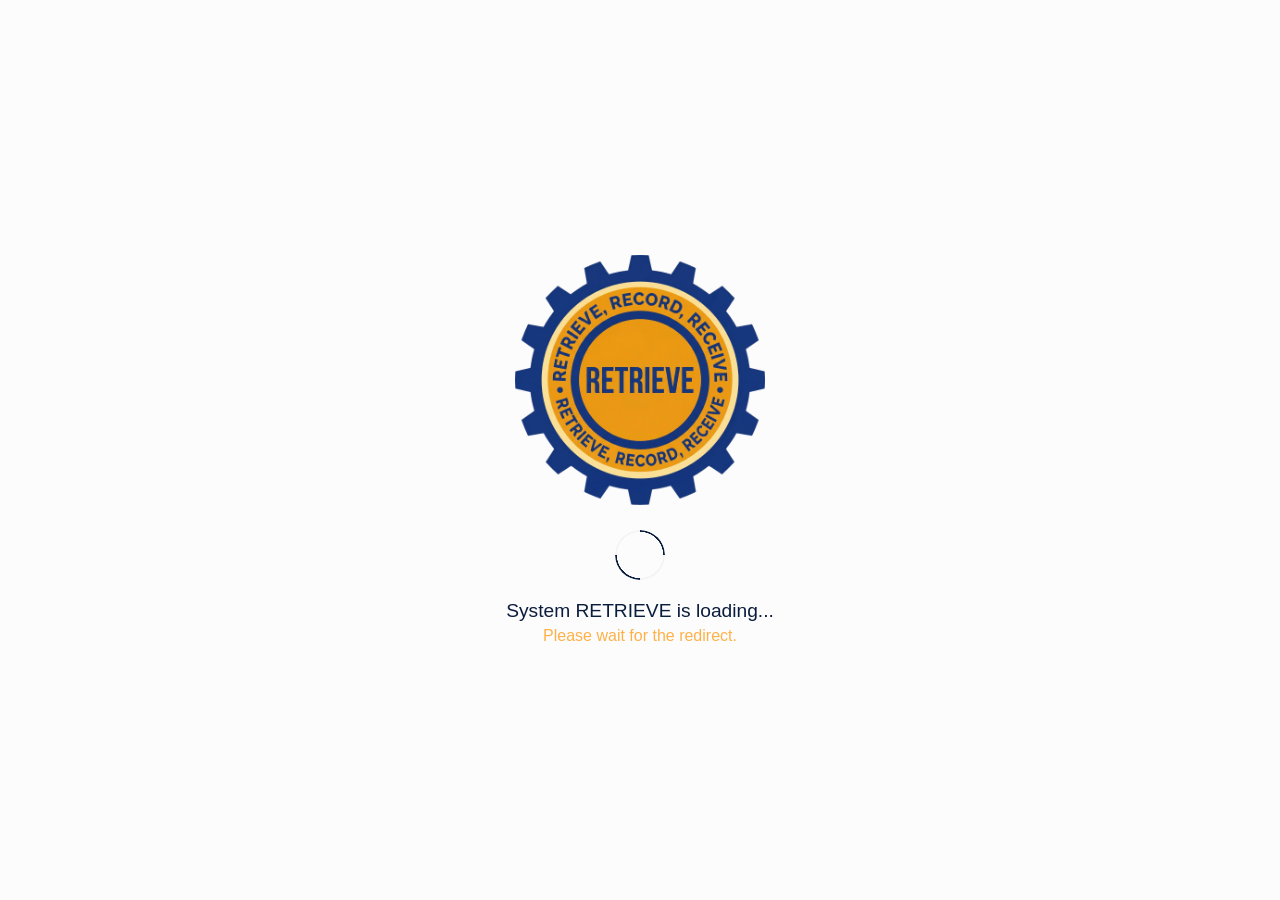
<file: index.html>
<!DOCTYPE html>
<html lang="en">
<head>
    <meta charset="UTF-8">
    <meta name="viewport" content="width=device-width, initial-scale=1.0">
    <title>RETRIEVE - System Loading...</title>
    <style>
        /* Modern, clean aesthetic */
        body, html {
            margin: 0;
            padding: 0;
            width: 100%;
            height: 100%;
            display: flex;
            justify-content: center;
            align-items: center;
            background-color: #fcfcfc; /* A very light, clean off-white */
            font-family: 'Segoe UI', Roboto, 'Helvetica Neue', Arial, sans-serif;
            overflow: hidden;
            color: #0b1d3d; /* The deep blue from the logo */
            opacity: 1;
            transition: opacity 1s ease-out; /* Smooth fade-out before redirect */
        }

        /* The main loading container */
        .loading-container {
            display: flex;
            flex-direction: column;
            align-items: center;
            text-align: center;
            padding: 20px;
            /* Subtly pulse the whole container for a modern feel */
            animation: pulse-container 3s infinite ease-in-out;
        }

        /* Stylizing your Logo */
        .loading-logo {
            width: 250px; /* Modern size for a loading screen */
            height: auto;
            margin-bottom: 25px;
            /* Make the logo subtly glow and expand */
            animation: pulse-logo 3s infinite ease-in-out;
        }

        /* Modern loading spinner with the blue and orange colors */
        .modern-spinner {
            width: 50px;
            height: 50px;
            border-radius: 50%;
            display: inline-block;
            vertical-align: middle;
            background: 
                /* Outer blue ring */
                conic-gradient(#0b1d3d 0deg 90deg, #f3f3f3 90deg 180deg, #0b1d3d 180deg 270deg, #f3f3f3 270deg 360deg),
                /* Inner orange core with a smooth color transition */
                radial-gradient(circle, #ffb84d 0%, #ff9f1c 70%, #0b1d3d 100%);
            mask: radial-gradient(circle, #0000 65%, #000 66%);
            -webkit-mask: radial-gradient(circle, #0000 65%, #000 66%);
            animation: spin 1s infinite linear;
            margin-bottom: 20px;
        }

        /* Clean loading text */
        .loading-text {
            font-size: 1.2rem;
            font-weight: 500;
            margin: 0;
            /* Text subtle pulse */
            animation: pulse-text 3s infinite ease-in-out;
        }

        .loading-subtext {
            font-size: 1rem;
            font-weight: 400;
            margin: 5px 0 0;
            color: #ff9f1c; /* The orange/gold color from the logo */
            opacity: 0.8;
            animation: pulse-text 3s infinite ease-in-out;
        }

        /* Keyframe Animations */
        @keyframes spin {
            100% { transform: rotate(360deg); }
        }

        @keyframes pulse-container {
            0%, 100% { transform: scale(1); }
            50% { transform: scale(1.02); }
        }

        @keyframes pulse-logo {
            0%, 100% { box-shadow: 0 0 10px rgba(11, 29, 61, 0.1); }
            50% { box-shadow: 0 0 25px rgba(255, 159, 28, 0.3); }
        }

        @keyframes pulse-text {
            0%, 100% { opacity: 0.9; }
            50% { opacity: 1; }
        }

        /* Body fade-out trigger class */
        body.fade-out {
            opacity: 0;
        }
    </style>
</head>
<body>
    <div class="loading-container">
        <img src="images/logo.png" alt="RETRIEVE Logo" class="loading-logo">
        
        <div class="modern-spinner"></div>
        <p class="loading-text">System RETRIEVE is loading...</p>
        <p class="loading-subtext">Please wait for the redirect.</p>
    </div>

    <script>
        // Use a timeout to simulate a few seconds of loading.
        const loadingTimeSeconds = 4.5; // Total wait time

        setTimeout(function() {
            // Add the fade-out class to the body for a smooth transition.
            document.body.classList.add('fade-out');
            
            // Wait for the transition to finish before redirecting (1 second).
            setTimeout(function() {
                // Use window.location.replace to prevent users from going back to the load screen.
                window.location.replace('landing.html');
            }, 1000); 

        }, (loadingTimeSeconds - 1) * 1000); // Trigger fade 1 second before total time
    </script>
</body>
</html>
</file>
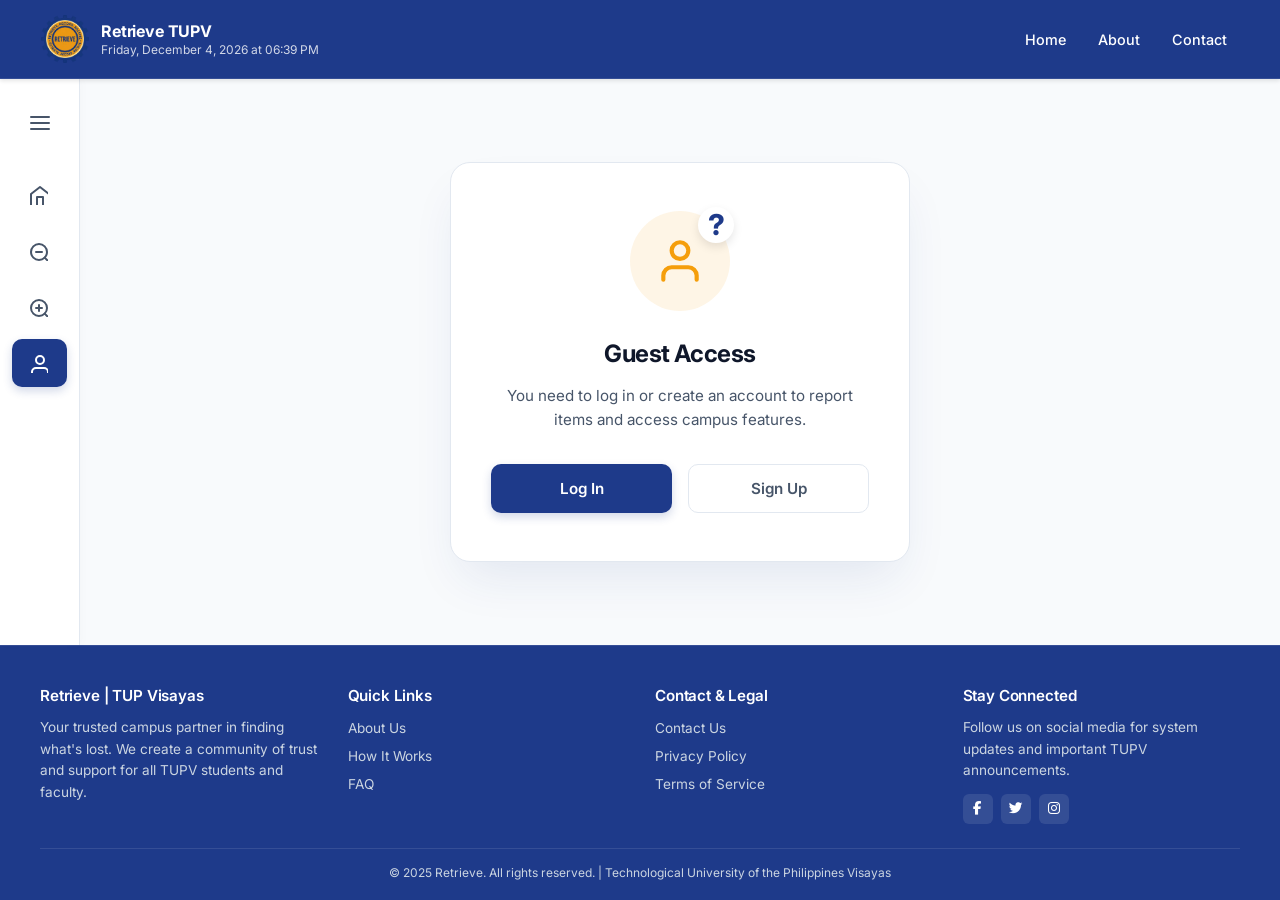
<file: guestprofile.html>
<!DOCTYPE html>
<html lang="en">
<head>
    <meta charset="UTF-8">
    <meta name="viewport" content="width=device-width, initial-scale=1.0">
    <title>RETRIEVE | Guest Mode</title>
    
    <link rel="stylesheet" href="https://cdnjs.cloudflare.com/ajax/libs/font-awesome/6.5.1/css/all.min.css">
    <link href="https://fonts.googleapis.com/css2?family=Inter:wght@400;500;600;700;900&display=swap" rel="stylesheet">
    
    <link rel="stylesheet" href="landing.css"> 
    <link rel="stylesheet" href="header.css">
    <link rel="stylesheet" href="footer.css">
    <link rel="stylesheet" href="homepage.css">
    <link rel="stylesheet" href="guestprofile.css">
</head>
<body>

    <header class="main-header">
        <nav class="main-nav">
            <div class="logoContainer">
                <a href="landing.html" class="logoLink"> 
                    <img src="images/logo.png" alt="TUPV Retrieve Logo" class="logoImg">
                    <div class="headerText">
                        <span class="universityName">Retrieve TUPV</span>
                        <span class="universityMotto" id="current-date-time">Loading date...</span>
                    </div>
                </a>
            </div>
            
            <div class="navigationItems">
                <div class="navItem"><a href="homepage.php">Home</a></div>
                <div class="navItem"><a href="#" id="about-link">About</a></div>
                <div class="navItem"><a href="#" id="contact-link">Contact</a></div>
            </div>
        </nav>
    </header>
    
    <div class="page-wrapper">
        
        <aside class="sidebar collapsed" id="desktop-sidebar">
            <button class="sidebar-toggle" id="sidebar-toggle">
                <svg xmlns="http://www.w3.org/2000/svg" width="24" height="24" viewBox="0 0 24" fill="none" stroke="currentColor" stroke-width="2" stroke-linecap="round" stroke-linejoin="round"><line x1="3" y1="12" x2="21" y2="12"></line><line x1="3" y1="6" x2="21" y2="6"></line><line x1="3" y1="18" x2="21" y2="18"></line></svg>
            </button>
            <nav class="sidebar-nav">
                <a href="homepage.php">
                    <svg xmlns="http://www.w3.org/2000/svg" width="24" height="24" viewBox="0 0 24" fill="none" stroke="currentColor" stroke-width="2" stroke-linecap="round" stroke-linejoin="round" class="sidebar-icon"><path d="m3 9 9-7 9 7v11a2 2 0 0 1-2 2H5a2 2 0 0 1-2-2z"></path><polyline points="9 22 9 12 15 12 15 22"></polyline></svg>
                    <span>Dashboard</span>
                </a>
                <a href="guestprofile.html">
                    <svg xmlns="http://www.w3.org/2000/svg" width="24" height="24" viewBox="0 0 24" fill="none" stroke="currentColor" stroke-width="2" stroke-linecap="round" stroke-linejoin="round" class="sidebar-icon"><circle cx="11" cy="11" r="8"></circle><line x1="21" y1="21" x2="16.65" y2="16.65"></line><line x1="8" y1="11" x2="14" y2="11"></line></svg>
                    <span>Report Lost Item</span>
                </a>
                <a href="guestprofile.html">
                    <svg xmlns="http://www.w3.org/2000/svg" width="24" height="24" viewBox="0 0 24" fill="none" stroke="currentColor" stroke-width="2" stroke-linecap="round" stroke-linejoin="round" class="sidebar-icon"><circle cx="11" cy="11" r="8"></circle><line x1="21" y1="21" x2="16.65" y2="16.65"></line><line x1="11" y1="8" x2="11" y2="14"></line><line x1="8" y1="11" x2="14" y2="11"></line></svg>
                    <span>Report Found Item</span>
                </a>
                <a href="guestprofile.html" class="active">
                    <svg xmlns="http://www.w3.org/2000/svg" width="24" height="24" viewBox="0 0 24" fill="none" stroke="currentColor" stroke-width="2" stroke-linecap="round" stroke-linejoin="round" class="sidebar-icon"><path d="M20 21v-2a4 4 0 0 0-4-4H8a4 4 0 0 0-4 4v2"></path><circle cx="12" cy="7" r="4"></circle></svg>
                    <span>Profile</span>
                </a>
            </nav>
        </aside>

        <div class="app-container" id="app-container">
            
            <nav class="mobile-nav">
                 <a href="guestprofile.html" class="nav-icon" title="Lost Items">
                    <img src="images/reportlost.png" alt="Lost Items">
                </a>
                <a href="guestprofile.html" class="nav-icon" title="Found Items">
                     <img src="images/reportfound.png" alt="Found Items">
                </a>
                <a href="homepage.php" class="nav-icon" title="Home">
                    <img src="images/home.png" alt="Home">
                </a>
                <a href="guestprofile.html" class="nav-icon active" title="Profile">
                    <img src="images/user.png" alt="Profile">
                </a>
            </nav>

            <div class="main-content">
                <div class="guest-container">
                    <div class="guest-card">
                        <div class="guest-icon">
                            <svg xmlns="http://www.w3.org/2000/svg" width="64" height="64" viewBox="0 0 24 24" fill="none" stroke="currentColor" stroke-width="2" stroke-linecap="round" stroke-linejoin="round"><path d="M20 21v-2a4 4 0 0 0-4-4H8a4 4 0 0 0-4 4v2"></path><circle cx="12" cy="7" r="4"></circle></svg>
                            <div class="guest-question-mark">?</div>
                        </div>
                        <h2>Guest Access</h2>
                        <p>You need to log in or create an account to report items and access campus features.</p>
                        <div class="guest-buttons">
                            <a href="login.html" class="guest-btn login">Log In</a>
                            <a href="register.php" class="guest-btn signup">Sign Up</a>
                        </div>
                    </div>
                </div>
            </div>
        </div>
    </div>

    <footer>
        <div class="footer-row">
            <div class="footer-col">
                <h3 class="foot_logo_text">Retrieve | TUP Visayas</h3>
                <p>Your trusted campus partner in finding what's lost. We create a community of trust and support for all TUPV students and faculty.</p>
            </div>
            
            <div class="footer-col">
                <h3>Quick Links</h3>
                <ul>
                    <li><a id="footer-about-link">About Us</a></li>
                    <li><a id="footer-how-it-works-link">How It Works</a></li>
                    <li><a id="footer-faq-link">FAQ</a></li>
                </ul>
            </div>
            
            <div class="footer-col">
                <h3>Contact & Legal</h3>
                <ul>
                    <li><a id="footer-contact-link">Contact Us</a></li>
                    <li><a id="footer-privacy-link">Privacy Policy</a></li>
                    <li><a id="footer-terms-link">Terms of Service</a></li>
                </ul>
            </div>

            <div class="footer-col">
                <h3>Stay Connected</h3>
                <p>Follow us on social media for system updates and important TUPV announcements.</p>
                <div class="social-icons">
                    <a href="https://www.facebook.com/" target="_blank"><i class="fa-brands fa-facebook-f"></i></a>
                    <a href="https://x.com/" target="_blank"><i class="fa-brands fa-twitter"></i></a>
                    <a href="https://www.instagram.com/" target="_blank"><i class="fa-brands fa-instagram"></i></a>
                </div>
            </div>
        </div>
        <hr>
        <p class="copyright">&copy; 2025 Retrieve. All rights reserved. | Technological University of the Philippines Visayas</p>
    </footer>

    <div id="about-modal" class="modal-overlay">
        <div class="modal-content">
            <button class="close-modal">&times;</button>
            <h2>About Retrieve TUPV</h2>
            <p>Retrieve is a modern solution specifically built for the Technological University of the Philippines Visayas campus. Our platform connects people who have lost items with those who have found them, fostering a community of trust.</p>
        </div>
    </div>

    <div id="how-it-works-modal" class="modal-overlay">
        <div class="modal-content">
            <button class="close-modal">&times;</button>
            <h2>How It Works</h2>
            <p>Post details about your lost or found item securely. Our system catalogues the entry, and you can wait for TUPV administrative approval to finalize the match safely and transparently.</p>
        </div>
    </div>

    <div id="faq-modal" class="modal-overlay">
        <div class="modal-content">
            <button class="close-modal">&times;</button>
            <h2>Frequently Asked Questions</h2>
            <div class="faq-item">
                <h4>How do I report an item on campus?</h4>
                <p>Click on the "Report Lost Item" or "Report Found Item" button on your dashboard to securely fill out the necessary details.</p>
            </div>
            <div class="faq-item">
                <h4>What happens after I submit a report?</h4>
                <p>Your report is sent to a TUPV administrator for review. Once verified, it will be visible on the public feed to help facilitate a match.</p>
            </div>
        </div>
    </div>

    <div id="footer-contact-modal" class="modal-overlay">
        <div class="modal-content">
            <button class="close-modal">&times;</button>
            <h2>Contact TUPV Admin</h2>
            <p><strong>Email:</strong> support@retrieve.tupv.edu.ph</p>
            <p><strong>Phone:</strong> +63 994 300 8493</p>
        </div>
    </div>

    <div id="privacy-modal" class="modal-overlay">
        <div class="modal-content">
            <button class="close-modal">&times;</button>
            <h2>Privacy Policy</h2>
            <p>Your privacy is important to us. We only collect personal information when we truly need it to provide a service to you, collecting it by fair and lawful means.</p>
            <p>We do not share any personally identifying information publicly or with third-parties, except when required to by law or to facilitate a secure item return on campus.</p>
        </div>
    </div>

    <div id="terms-modal" class="modal-overlay">
        <div class="modal-content">
            <button class="close-modal">&times;</button>
            <h2>Terms of Service</h2>
            <p>By accessing this website, you are agreeing to be bound by these terms of service and agree that you are responsible for compliance with TUPV rules and local laws.</p>
            <p>You may not use the materials for any commercial purpose, or attempt to reverse engineer any software contained on the platform.</p>
        </div>
    </div>

    <script>
        // Date/Time Script
        function updateDateTime() {
            const dateTimeElement = document.getElementById('current-date-time');
            if(dateTimeElement) {
                const now = new Date();
                const options = { weekday: 'long', year: 'numeric', month: 'long', day: 'numeric', hour: '2-digit', minute: '2-digit' };
                dateTimeElement.textContent = now.toLocaleDateString('en-US', options);
            }
        }
        setInterval(updateDateTime, 1000);
        updateDateTime();

        // Sidebar Toggle Script
        const sidebarToggle = document.getElementById('sidebar-toggle');
        const sidebar = document.getElementById('desktop-sidebar');
        if (sidebarToggle && sidebar) {
            sidebarToggle.addEventListener('click', () => {
                sidebar.classList.toggle('collapsed');
            });
        }

        // Modal Script (Header & Footer)
        const modals = {
            'about-link': 'about-modal',
            'footer-about-link': 'about-modal',
            'footer-how-it-works-link': 'how-it-works-modal',
            'footer-faq-link': 'faq-modal',
            'contact-link': 'footer-contact-modal',
            'footer-contact-link': 'footer-contact-modal',
            'footer-privacy-link': 'privacy-modal',
            'footer-terms-link': 'terms-modal'
        };

        Object.keys(modals).forEach(linkId => {
            const linkElement = document.getElementById(linkId);
            if(linkElement) {
                linkElement.addEventListener('click', (e) => {
                    e.preventDefault();
                    document.getElementById(modals[linkId]).classList.add('show');
                });
            }
        });

        document.querySelectorAll('.close-modal').forEach(button => {
            button.addEventListener('click', function() {
                this.closest('.modal-overlay').classList.remove('show');
            });
        });

        window.addEventListener('click', (event) => {
            if (event.target.classList.contains('modal-overlay')) {
                event.target.classList.remove('show');
            }
        });
    </script>
</body>
</html>
</file>
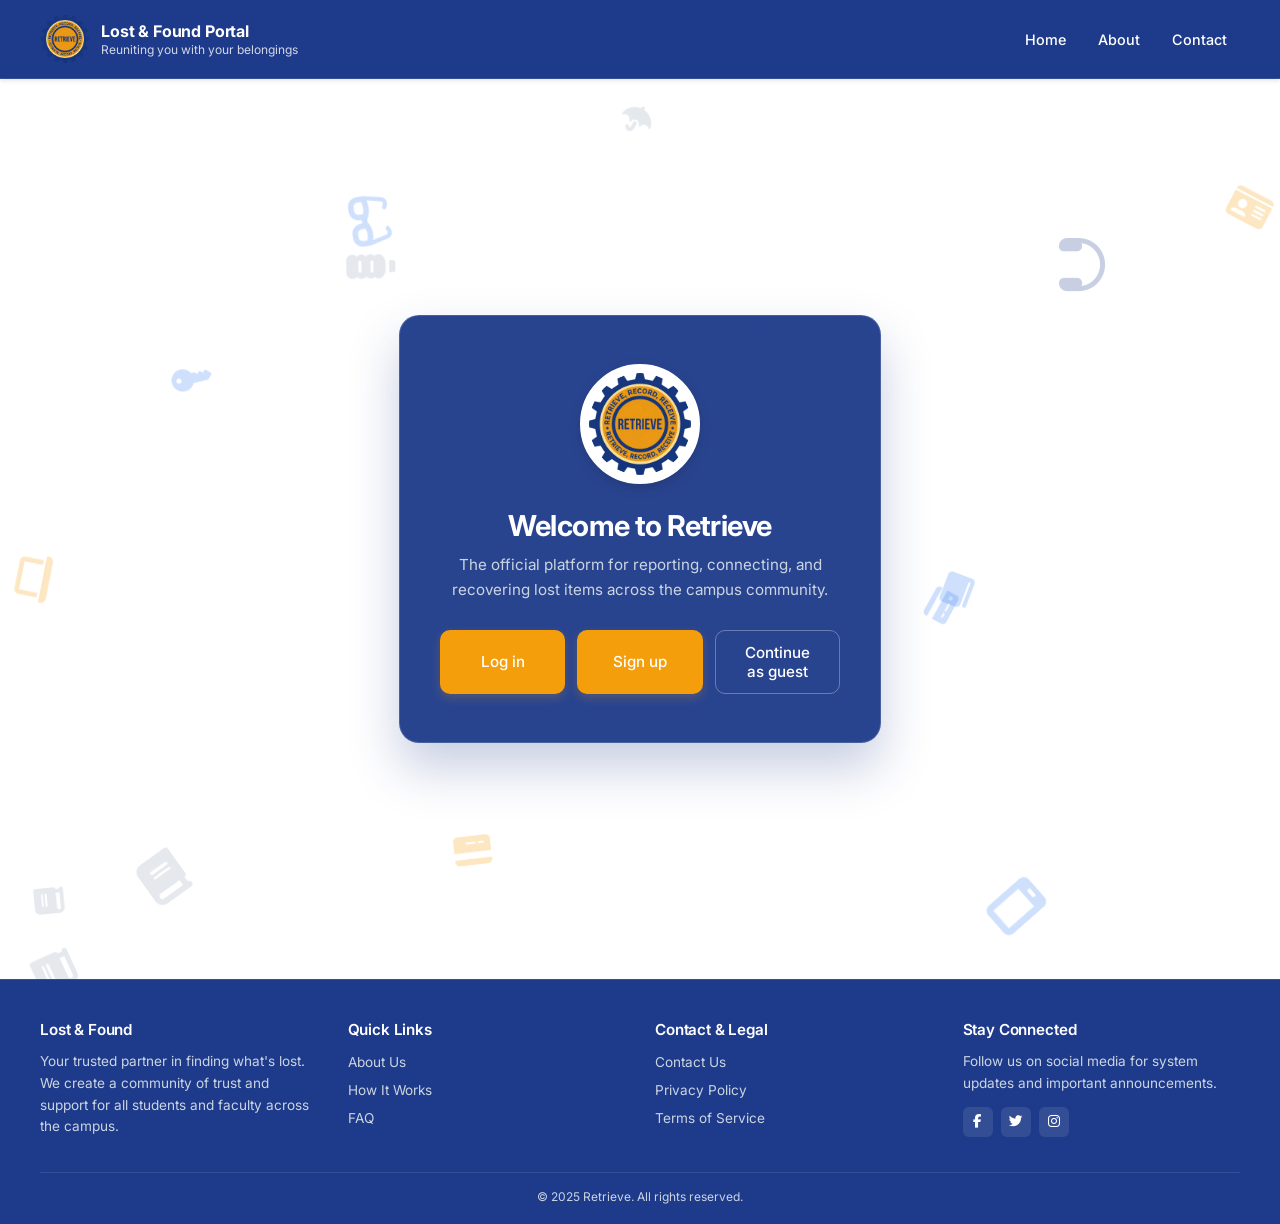
<file: landing.html>
<!DOCTYPE html>
<html lang="en">
<head>
    <meta charset="UTF-8">
    <meta name="viewport" content="width=device-width, initial-scale=1.0">
    <title>Lost & Found Portal</title>
    <link rel="stylesheet" href="https://cdnjs.cloudflare.com/ajax/libs/font-awesome/6.5.1/css/all.min.css">
    <link href="https://fonts.googleapis.com/css2?family=Inter:wght@400;500;600;700;900&display=swap" rel="stylesheet">
    
    <link rel="stylesheet" href="header.css">
    <link rel="stylesheet" href="footer.css">
    <link rel="stylesheet" href="landing.css">
</head>
<body>

    <header class="main-header">
        <nav class="main-nav">
            <div class="logoContainer">
                <a href="landing.html" class="logoLink"> 
                    <img src="images/logo.png" alt="Portal Logo" class="logoImg">
                    <div class="headerText">
                        <span class="universityName">Lost & Found Portal</span>
                        <span class="universityMotto">Reuniting you with your belongings</span>
                    </div>
                </a>
            </div>
            
            <div class="navigationItems">
                <div class="navItem"><a href="landing.html">Home</a></div>
                <div class="navItem"><a href="#" id="about-link">About</a></div>
                <div class="navItem"><a href="#" id="contact-link">Contact</a></div>
            </div>
        </nav>
    </header>

    <main class="hero-section" id="hero-area">
        
        <div class="floating-bg" id="floating-bg"></div>

        <div class="hero-content">
            <div class="logo-container">
               <img src="images/logo.png" alt="Retrieve Logo">
            </div>
            <h1 class="hero-title">Welcome to Retrieve</h1>
            <p class="hero-subtitle">The official platform for reporting, connecting, and recovering lost items across the campus community.</p>
            
            <div class="button-group">
                <a href="login.html" class="btn btn-primary">Log in</a>
                <a href="register.html" class="btn btn-primary">Sign up</a>
                <a href="homepage.php" class="btn btn-outline" id="guest-btn">Continue as guest</a>
            </div>
        </div>
    </main>

    <footer>
        <div class="footer-row">
            <div class="footer-col">
                <h3 class="foot_logo_text">Lost & Found</h3>
                <p>Your trusted partner in finding what's lost. We create a community of trust and support for all students and faculty across the campus.</p>
            </div>
            
            <div class="footer-col">
                <h3>Quick Links</h3>
                <ul>
                    <li><a id="footer-about-link">About Us</a></li>
                    <li><a id="footer-how-it-works-link">How It Works</a></li>
                    <li><a id="footer-faq-link">FAQ</a></li>
                </ul>
            </div>
            
            <div class="footer-col">
                <h3>Contact & Legal</h3>
                <ul>
                    <li><a id="footer-contact-link">Contact Us</a></li>
                    <li><a id="footer-privacy-link">Privacy Policy</a></li>
                    <li><a id="footer-terms-link">Terms of Service</a></li>
                </ul>
            </div>

            <div class="footer-col">
                <h3>Stay Connected</h3>
                <p>Follow us on social media for system updates and important announcements.</p>
                <div class="social-icons">
                    <a href="#" target="_blank"><i class="fa-brands fa-facebook-f"></i></a>
                    <a href="#" target="_blank"><i class="fa-brands fa-twitter"></i></a>
                    <a href="#" target="_blank"><i class="fa-brands fa-instagram"></i></a>
                </div>
            </div>
        </div>
        <hr>
        <p class="copyright">&copy; 2025 Retrieve. All rights reserved.</p>
    </footer>

    <div id="about-modal" class="modal-overlay">
        <div class="modal-content">
            <button class="close-modal">&times;</button>
            <h2>About Retrieve</h2>
            <p>Retrieve is a modern solution to an age-old problem. Our platform seamlessly connects people who have lost items with those who have found them, fostering a community of trust and support.</p>
        </div>
    </div>

    <div id="how-it-works-modal" class="modal-overlay">
        <div class="modal-content">
            <button class="close-modal">&times;</button>
            <h2>How It Works</h2>
            <p>Post details about your lost or found item securely. Our system catalogues the entry, and you can wait for administrative approval to finalize the match safely and transparently.</p>
        </div>
    </div>

    <div id="faq-modal" class="modal-overlay">
        <div class="modal-content">
            <button class="close-modal">&times;</button>
            <h2>Frequently Asked Questions</h2>
            <div class="faq-item">
                <h4>How do I report an item?</h4>
                <p>Click on the "Report Lost Item" or "Report Found Item" button on your dashboard to securely fill out the necessary details.</p>
            </div>
            <div class="faq-item">
                <h4>What happens after I submit a report?</h4>
                <p>Your report is securely sent to an administrator for review. Once verified, it will be visible on the public feed to help facilitate a match.</p>
            </div>
        </div>
    </div>

    <div id="footer-contact-modal" class="modal-overlay">
        <div class="modal-content">
            <button class="close-modal">&times;</button>
            <h2>Contact Us</h2>
            <p><strong>Email:</strong> support@retrieveportal.edu</p>
            <p><strong>Phone:</strong> +63 994 300 8493</p>
        </div>
    </div>

    <div id="privacy-modal" class="modal-overlay">
        <div class="modal-content">
            <button class="close-modal">&times;</button>
            <h2>Privacy Policy</h2>
            <p>Your privacy is important to us. We only collect personal information when we truly need it to provide a service to you, collecting it by fair and lawful means.</p>
            <p>We do not share any personally identifying information publicly or with third-parties, except when required to by law or to facilitate a secure item return.</p>
        </div>
    </div>

    <div id="terms-modal" class="modal-overlay">
        <div class="modal-content">
            <button class="close-modal">&times;</button>
            <h2>Terms of Service</h2>
            <p>By accessing this website, you are agreeing to be bound by these terms of service and agree that you are responsible for compliance with any applicable local laws.</p>
            <p>You may not use the materials for any commercial purpose, or attempt to reverse engineer any software contained on the platform.</p>
        </div>
    </div>

    <script>

        const lostItemIcons = [
            'fa-key', 'fa-mobile-screen', 'fa-wallet', 'fa-glasses', 
            'fa-umbrella', 'fa-laptop', 'fa-headphones', 'fa-id-card',
            'fa-book', 'fa-bottle-water', 'fa-credit-card'
        ];
        

        const itemColors = [
            '#1E3A8A', '#3B82F6', '#F59E0B', '#94A3B8'
        ];

        const bgContainer = document.getElementById('floating-bg');
        const iconData = [];
        const numItems = 20; 

        for (let i = 0; i < numItems; i++) {
            const el = document.createElement('i');
            
            const randomIcon = lostItemIcons[Math.floor(Math.random() * lostItemIcons.length)];
            const randomColor = itemColors[Math.floor(Math.random() * itemColors.length)];
            const size = Math.random() * 2 + 1.5; 
            
            el.className = `fa-solid ${randomIcon} floating-icon`;
            el.style.fontSize = `${size}rem`;
            el.style.color = randomColor;
            
            bgContainer.appendChild(el);

            iconData.push({
                element: el,
                x: Math.random() * 100, 
                y: Math.random() * 100, 
                vx: (Math.random() - 0.5) * 0.08, 
                vy: (Math.random() - 0.5) * 0.08, 
                rotation: Math.random() * 360,
                rotSpeed: (Math.random() - 0.5) * 0.2 
            });
        }

        function animateFloatingItems() {
            iconData.forEach(item => {
                item.x += item.vx;
                item.y += item.vy;
                item.rotation += item.rotSpeed;

                if (item.x < -10 || item.x > 110) item.vx *= -1;
                if (item.y < -10 || item.y > 110) item.vy *= -1;

                item.element.style.left = `${item.x}%`;
                item.element.style.top = `${item.y}%`;
                item.element.style.transform = `rotate(${item.rotation}deg)`;
            });

            requestAnimationFrame(animateFloatingItems);
        }

        animateFloatingItems();


     
        const modals = {
            'about-link': 'about-modal',
            'footer-about-link': 'about-modal',
            'footer-how-it-works-link': 'how-it-works-modal',
            'footer-faq-link': 'faq-modal',
            'contact-link': 'footer-contact-modal',
            'footer-contact-link': 'footer-contact-modal',
            'footer-privacy-link': 'privacy-modal',
            'footer-terms-link': 'terms-modal'
        };

        Object.keys(modals).forEach(linkId => {
            const linkElement = document.getElementById(linkId);
            if(linkElement) {
                linkElement.addEventListener('click', (e) => {
                    e.preventDefault();
                    document.getElementById(modals[linkId]).classList.add('show');
                });
            }
        });

        document.querySelectorAll('.close-modal').forEach(button => {
            button.addEventListener('click', function() {
                this.closest('.modal-overlay').classList.remove('show');
            });
        });

        window.addEventListener('click', (event) => {
            if (event.target.classList.contains('modal-overlay')) {
                event.target.classList.remove('show');
            }
        });

       
        document.getElementById('guest-btn').addEventListener('click', function() {
            sessionStorage.setItem('userType', 'guest');
        });
    </script>
</body>
</html>
</file>
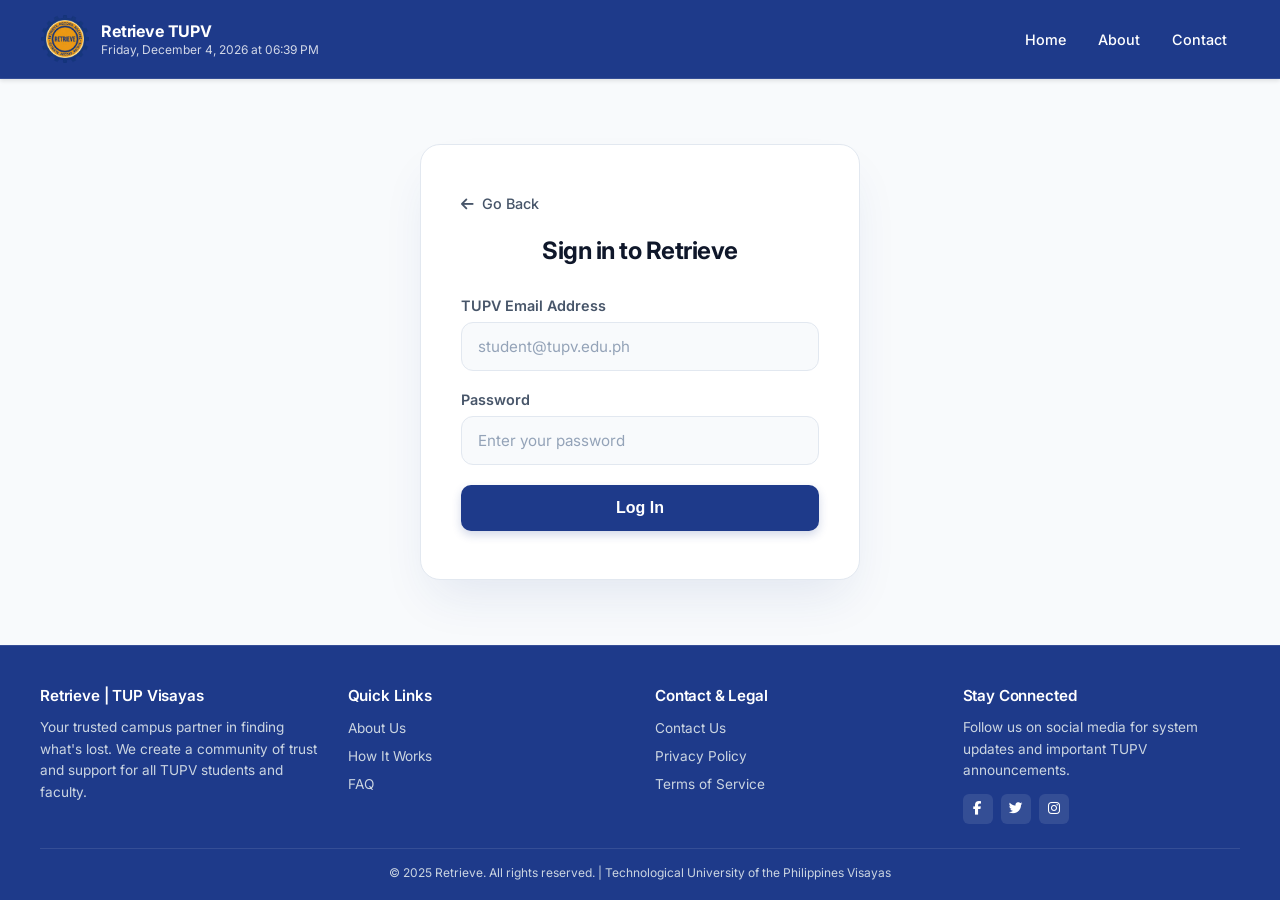
<file: login.html>
<!DOCTYPE html>
<html lang="en">
<head>
    <meta charset="UTF-8">
    <meta name="viewport" content="width=device-width, initial-scale=1.0">
    <title>RETRIEVE | TUPV Log In</title>
    
    <link rel="stylesheet" href="https://cdnjs.cloudflare.com/ajax/libs/font-awesome/6.5.1/css/all.min.css">
    <link href="https://fonts.googleapis.com/css2?family=Inter:wght@400;500;600;700;900&display=swap" rel="stylesheet">
    
    <link rel="stylesheet" href="landing.css">
    <link rel="stylesheet" href="header.css">
    <link rel="stylesheet" href="footer.css">
    
    <style>
    
        :root {
            --bg-body: #f8fafc;
            --bg-surface: #ffffff;
            --text-primary: #0f172a;
            --text-secondary: #475569;
            --border-light: #e2e8f0;
            --primary-blue: #1E3A8A; 
            --primary-blue-hover: #1E40AF;
        }

        body {
            background-color: var(--bg-body);
            font-family: 'Inter', -apple-system, BlinkMacSystemFont, 'Segoe UI', Roboto, sans-serif;
            display: flex;
            flex-direction: column;
            min-height: 100vh;
            margin: 0;
            -webkit-font-smoothing: antialiased;
        }

        .login-container {
            flex-grow: 1;
            display: flex;
            justify-content: center;
            align-items: center;
            padding: 40px 24px;
        }

        .form-card {
            background-color: var(--bg-surface);
            border-radius: 20px;
            padding: 48px 40px;
            width: 100%;
            max-width: 440px;
            box-shadow: 0 25px 50px -12px rgba(30, 58, 138, 0.1);
            border: 1px solid var(--border-light);
            transition: transform 0.3s ease;
        }

        .form-card:hover {
            transform: translateY(-2px);
        }

        .back-link {
            display: inline-flex;
            align-items: center;
            gap: 8px;
            color: var(--text-secondary);
            font-size: 0.9rem;
            text-decoration: none;
            margin-bottom: 24px;
            font-weight: 500;
            transition: color 0.2s ease;
        }

        .back-link:hover {
            color: var(--primary-blue);
        }

        .form-card h2 {
            font-size: 1.5rem;
            color: var(--text-primary);
            margin-bottom: 32px;
            text-align: center;
            font-weight: 700;
            letter-spacing: -0.02em;
        }

        .form-group {
            margin-bottom: 20px;
        }

        .form-group label {
            display: block;
            font-size: 0.9rem;
            margin-bottom: 8px;
            color: var(--text-secondary);
            font-weight: 600;
        }

        .form-group input {
            width: 100%;
            padding: 14px 16px;
            border: 1px solid var(--border-light);
            border-radius: 12px;
            font-size: 0.95rem;
            background-color: var(--bg-body);
            color: var(--text-primary);
            transition: all 0.2s ease;
            font-family: 'Inter', sans-serif;
        }

        .form-group input::placeholder {
            color: #94a3b8;
        }

        .form-group input:focus {
            border-color: var(--primary-blue);
            outline: none;
            box-shadow: 0 0 0 3px rgba(30, 58, 138, 0.1);
            background-color: var(--bg-surface);
        }

        .login-btn {
            width: 100%;
            background-color: var(--primary-blue);
            color: #ffffff;
            border: none;
            border-radius: 10px;
            padding: 14px;
            font-size: 1rem;
            font-weight: 600;
            cursor: pointer;
            margin-top: 12px;
            transition: all 0.2s cubic-bezier(0.4, 0, 0.2, 1);
            box-shadow: 0 4px 10px rgba(30, 58, 138, 0.2);
            display: flex;
            justify-content: center;
            align-items: center;
        }

        .login-btn:hover:not(:disabled) {
            background-color: var(--primary-blue-hover);
            transform: translateY(-2px);
            box-shadow: 0 6px 15px rgba(30, 58, 138, 0.3);
        }

        .login-btn:disabled {
            opacity: 0.7;
            cursor: not-allowed;
        }


        .footer { display: none; }
    </style>
</head>
<body>

    <header class="main-header">
        <nav class="main-nav">
            <div class="logoContainer">
                <a href="landing.html" class="logoLink"> 
                    <img src="images/logo.png" alt="TUPV Retrieve Logo" class="logoImg">
                    <div class="headerText">
                        <span class="universityName">Retrieve TUPV</span>
                        <span class="universityMotto" id="current-date-time">Loading date...</span>
                    </div>
                </a>
            </div>
            
            <div class="navigationItems">
                <div class="navItem"><a href="landing.html">Home</a></div>
                <div class="navItem"><a href="#" id="about-link">About</a></div>
                <div class="navItem"><a href="#" id="contact-link">Contact</a></div>
            </div>
        </nav>
    </header>

    <main class="login-container">
        <div class="form-card">
            <a href="landing.html" class="back-link"><i class="fa-solid fa-arrow-left"></i> Go Back</a>
            <h2>Sign in to Retrieve</h2>
            
            <form id="loginForm" action="login.php" method="POST">
                <div class="form-group">
                    <label for="email">TUPV Email Address</label>
                    <input type="email" id="email" name="email" placeholder="student@tupv.edu.ph" required>
                </div>
                <div class="form-group">
                    <label for="password">Password</label>
                    <input type="password" id="password" name="password" placeholder="Enter your password" required>
                </div>
                <button type="submit" class="login-btn" id="login-btn">Log In</button>
            </form>
        </div>
    </main>

    <footer>
        <div class="footer-row">
            <div class="footer-col">
                <h3 class="foot_logo_text">Retrieve | TUP Visayas</h3>
                <p>Your trusted campus partner in finding what's lost. We create a community of trust and support for all TUPV students and faculty.</p>
            </div>
            
            <div class="footer-col">
                <h3>Quick Links</h3>
                <ul>
                    <li><a id="footer-about-link">About Us</a></li>
                    <li><a id="footer-how-it-works-link">How It Works</a></li>
                    <li><a id="footer-faq-link">FAQ</a></li>
                </ul>
            </div>
            
            <div class="footer-col">
                <h3>Contact & Legal</h3>
                <ul>
                    <li><a id="footer-contact-link">Contact Us</a></li>
                    <li><a id="footer-privacy-link">Privacy Policy</a></li>
                    <li><a id="footer-terms-link">Terms of Service</a></li>
                </ul>
            </div>

            <div class="footer-col">
                <h3>Stay Connected</h3>
                <p>Follow us on social media for system updates and important TUPV announcements.</p>
                <div class="social-icons">
                    <a href="https://www.facebook.com/" target="_blank"><i class="fa-brands fa-facebook-f"></i></a>
                    <a href="https://x.com/" target="_blank"><i class="fa-brands fa-twitter"></i></a>
                    <a href="https://www.instagram.com/" target="_blank"><i class="fa-brands fa-instagram"></i></a>
                </div>
            </div>
        </div>
        <hr>
        <p class="copyright">&copy; 2025 Retrieve. All rights reserved. | Technological University of the Philippines Visayas</p>
    </footer>

    <div id="about-modal" class="modal-overlay">
        <div class="modal-content">
            <button class="close-modal">&times;</button>
            <h2>About Retrieve TUPV</h2>
            <p>Retrieve is a modern solution specifically built for the Technological University of the Philippines Visayas campus. Our platform connects people who have lost items with those who have found them, fostering a community of trust.</p>
        </div>
    </div>

    <div id="how-it-works-modal" class="modal-overlay">
        <div class="modal-content">
            <button class="close-modal">&times;</button>
            <h2>How It Works</h2>
            <p>Post details about your lost or found item securely. Our system catalogues the entry, and you can wait for TUPV administrative approval to finalize the match safely and transparently.</p>
        </div>
    </div>

    <div id="faq-modal" class="modal-overlay">
        <div class="modal-content">
            <button class="close-modal">&times;</button>
            <h2>Frequently Asked Questions</h2>
            <div class="faq-item">
                <h4>How do I report an item on campus?</h4>
                <p>Click on the "Report Lost Item" or "Report Found Item" button on your dashboard to securely fill out the necessary details.</p>
            </div>
            <div class="faq-item">
                <h4>What happens after I submit a report?</h4>
                <p>Your report is sent to a TUPV administrator for review. Once verified, it will be visible on the public feed to help facilitate a match.</p>
            </div>
        </div>
    </div>

    <div id="footer-contact-modal" class="modal-overlay">
        <div class="modal-content">
            <button class="close-modal">&times;</button>
            <h2>Contact TUPV Admin</h2>
            <p><strong>Email:</strong> support@retrieve.tupv.edu.ph</p>
            <p><strong>Phone:</strong> +63 994 300 8493</p>
        </div>
    </div>

    <div id="privacy-modal" class="modal-overlay">
        <div class="modal-content">
            <button class="close-modal">&times;</button>
            <h2>Privacy Policy</h2>
            <p>Your privacy is important to us. We only collect personal information when we truly need it to provide a service to you, collecting it by fair and lawful means.</p>
            <p>We do not share any personally identifying information publicly or with third-parties, except when required to by law or to facilitate a secure item return on campus.</p>
        </div>
    </div>

    <div id="terms-modal" class="modal-overlay">
        <div class="modal-content">
            <button class="close-modal">&times;</button>
            <h2>Terms of Service</h2>
            <p>By accessing this website, you are agreeing to be bound by these terms of service and agree that you are responsible for compliance with TUPV rules and local laws.</p>
            <p>You may not use the materials for any commercial purpose, or attempt to reverse engineer any software contained on the platform.</p>
        </div>
    </div>

    <div id="message-modal" class="modal-overlay">
        <div class="modal-content">
            <button class="close-modal">&times;</button>
            <h2 id="modal-title">Login Failed</h2>
            <p id="modal-message">Invalid email or password.</p>
        </div>
    </div>

    <script>
     
        function updateDateTime() {
            const dateTimeElement = document.getElementById('current-date-time');
            if(dateTimeElement) {
                const now = new Date();
                const options = { weekday: 'long', year: 'numeric', month: 'long', day: 'numeric', hour: '2-digit', minute: '2-digit' };
                dateTimeElement.textContent = now.toLocaleDateString('en-US', options);
            }
        }
        setInterval(updateDateTime, 1000);
        updateDateTime();

       
        const modals = {
            'about-link': 'about-modal',
            'footer-about-link': 'about-modal',
            'footer-how-it-works-link': 'how-it-works-modal',
            'footer-faq-link': 'faq-modal',
            'contact-link': 'footer-contact-modal',
            'footer-contact-link': 'footer-contact-modal',
            'footer-privacy-link': 'privacy-modal',
            'footer-terms-link': 'terms-modal'
        };

        Object.keys(modals).forEach(linkId => {
            const linkElement = document.getElementById(linkId);
            if(linkElement) {
                linkElement.addEventListener('click', (e) => {
                    e.preventDefault();
                    document.getElementById(modals[linkId]).classList.add('show');
                });
            }
        });

        document.querySelectorAll('.close-modal').forEach(button => {
            button.addEventListener('click', function() {
                this.closest('.modal-overlay').classList.remove('show');
            });
        });

        window.addEventListener('click', (event) => {
            if (event.target.classList.contains('modal-overlay')) {
                event.target.classList.remove('show');
            }
        });

  
        document.getElementById('loginForm').addEventListener('submit', function(e) {
            e.preventDefault();
            
            const formData = new FormData(this);
            const submitBtn = document.getElementById('login-btn');
            const originalText = submitBtn.innerHTML;

            
            submitBtn.disabled = true;
            submitBtn.innerHTML = `
                <svg width="20" height="20" viewBox="0 0 24 24" style="margin-right:8px; animation: spin 1s linear infinite;">
                    <circle cx="12" cy="12" r="10" stroke="#fff" stroke-width="2" fill="none" stroke-opacity="0.3" />
                    <path d="M12 2a10 10 0 0 1 10 10" stroke="#fff" stroke-width="2" fill="none" stroke-linecap="round" />
                </svg>
                Logging in...
                <style>@keyframes spin { from { transform: rotate(0deg); } to { transform: rotate(360deg); } }</style>
            `;

            fetch('login.php', {
                method: 'POST',
                body: formData
            })
            .then(response => response.json())
            .then(data => {
                submitBtn.disabled = false;
                submitBtn.innerHTML = originalText;

                const modal = document.getElementById('message-modal');
                const modalMessage = document.getElementById('modal-message');
                const modalTitle = document.getElementById('modal-title');

                if (data.success) {
                    modalTitle.textContent = 'Success!';
                    modalTitle.style.color = 'var(--primary-blue)';
                    modalMessage.textContent = data.message;
                    modal.classList.add('show');

                    sessionStorage.removeItem('userType'); 
                    setTimeout(() => {
                        window.location.href = data.redirect; 
                    }, 1500);

                } else {
                    modalTitle.textContent = 'Login Failed';
                    modalTitle.style.color = '#dc2626'; 
                    modalMessage.textContent = data.message;
                    modal.classList.add('show');
                }
            })
            .catch(() => {
                submitBtn.disabled = false;
                submitBtn.innerHTML = originalText;
                
                const modal = document.getElementById('message-modal');
                const modalMessage = document.getElementById('modal-message');
                const modalTitle = document.getElementById('modal-title');
                
                modalTitle.textContent = 'Error';
                modalTitle.style.color = '#dc2626';
                modalMessage.textContent = 'An unexpected error occurred. Please try again.';
                modal.classList.add('show');
            });
        });
    </script>
</body>
</html>
</file>
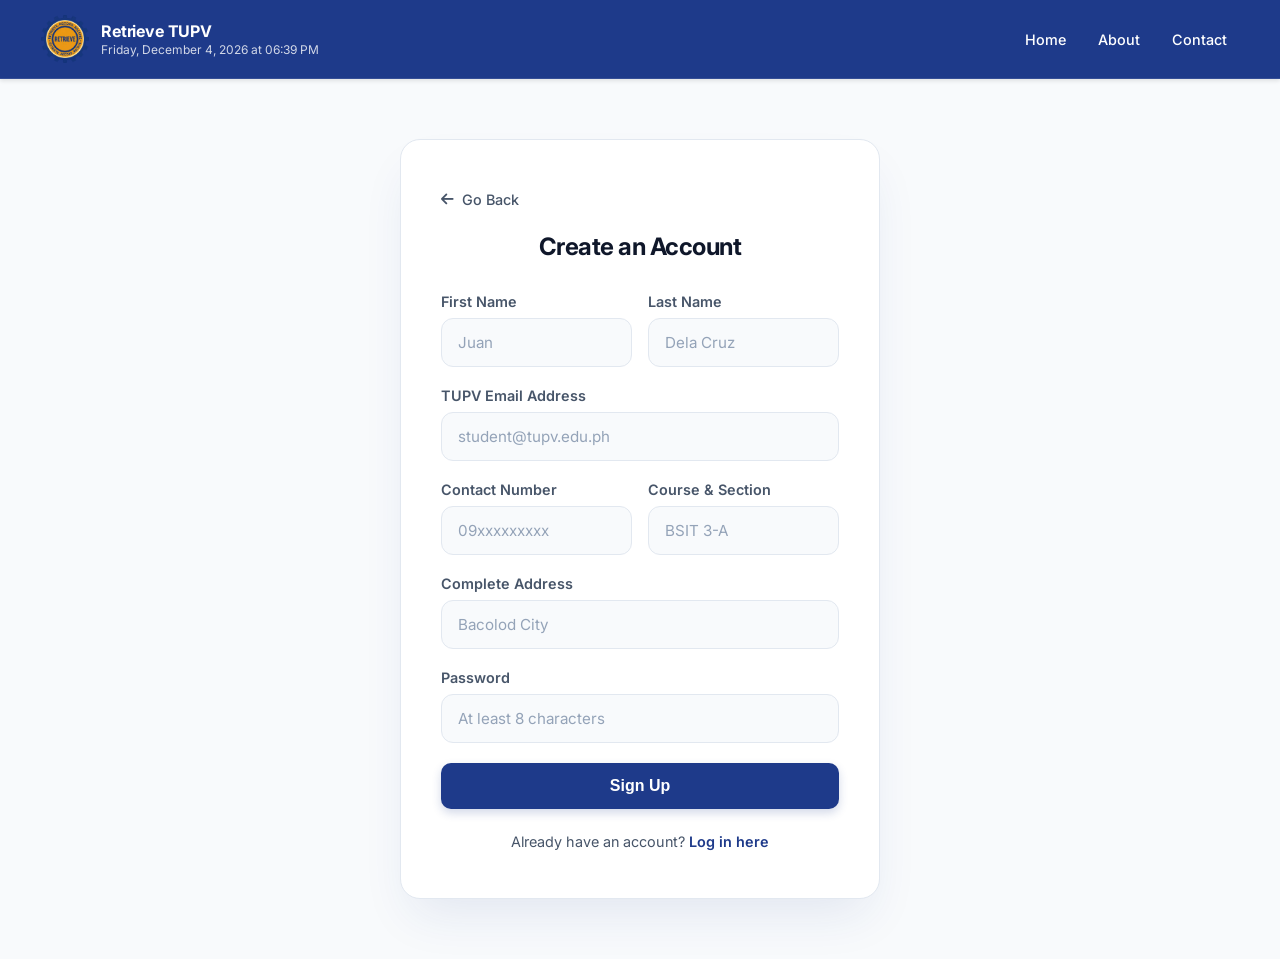
<file: register.html>
<!DOCTYPE html>
<html lang="en">
<head>
    <meta charset="UTF-8">
    <meta name="viewport" content="width=device-width, initial-scale=1.0">
    <title>RETRIEVE | Create TUPV Account</title>
    
    <link rel="stylesheet" href="https://cdnjs.cloudflare.com/ajax/libs/font-awesome/6.5.1/css/all.min.css">
    <link href="https://fonts.googleapis.com/css2?family=Inter:wght@400;500;600;700;900&display=swap" rel="stylesheet">
    
    <link rel="stylesheet" href="landing.css">
    <link rel="stylesheet" href="header.css">
    <link rel="stylesheet" href="footer.css">
    
    <style>
        
        :root {
            --bg-body: #f8fafc;
            --bg-surface: #ffffff;
            --text-primary: #0f172a;
            --text-secondary: #475569;
            --border-light: #e2e8f0;
            --primary-blue: #1E3A8A; 
            --primary-blue-hover: #1E40AF;
        }

        body {
            background-color: var(--bg-body);
            font-family: 'Inter', -apple-system, BlinkMacSystemFont, 'Segoe UI', Roboto, sans-serif;
            display: flex;
            flex-direction: column;
            min-height: 100vh;
            margin: 0;
            -webkit-font-smoothing: antialiased;
        }

        .register-container {
            flex-grow: 1;
            display: flex;
            justify-content: center;
            align-items: center;
            padding: 60px 24px;
        }

        .form-card {
            background-color: var(--bg-surface);
            border-radius: 20px;
            padding: 48px 40px;
            width: 100%;
            max-width: 480px;
            box-shadow: 0 25px 50px -12px rgba(30, 58, 138, 0.1);
            border: 1px solid var(--border-light);
            transition: transform 0.3s ease;
        }

        .form-card:hover { transform: translateY(-2px); }
        .back-link { display: inline-flex; align-items: center; gap: 8px; color: var(--text-secondary); font-size: 0.9rem; text-decoration: none; margin-bottom: 24px; font-weight: 500; transition: color 0.2s ease; }
        .back-link:hover { color: var(--primary-blue); }
        .form-card h2 { font-size: 1.5rem; color: var(--text-primary); margin-bottom: 32px; text-align: center; font-weight: 700; letter-spacing: -0.02em; }
        .form-row { display: flex; gap: 16px; flex-wrap: wrap; }
        .form-row .form-group { flex: 1; min-width: 180px; }
        .form-group { margin-bottom: 20px; }
        .form-group label { display: block; font-size: 0.9rem; margin-bottom: 8px; color: var(--text-secondary); font-weight: 600; }
        .form-group input { width: 100%; padding: 14px 16px; border: 1px solid var(--border-light); border-radius: 12px; font-size: 0.95rem; background-color: var(--bg-body); color: var(--text-primary); transition: all 0.2s ease; font-family: 'Inter', sans-serif; box-sizing: border-box; }
        .form-group input::placeholder { color: #94a3b8; }
        .form-group input:focus { border-color: var(--primary-blue); outline: none; box-shadow: 0 0 0 3px rgba(30, 58, 138, 0.1); background-color: var(--bg-surface); }
        
        .create-account-btn { width: 100%; background-color: var(--primary-blue); color: #ffffff; border: none; border-radius: 10px; padding: 14px; font-size: 1rem; font-weight: 600; cursor: pointer; margin-top: 12px; transition: all 0.2s cubic-bezier(0.4, 0, 0.2, 1); box-shadow: 0 4px 10px rgba(30, 58, 138, 0.2); display: flex; justify-content: center; align-items: center; }
        .create-account-btn:hover:not(:disabled) { background-color: var(--primary-blue-hover); transform: translateY(-2px); box-shadow: 0 6px 15px rgba(30, 58, 138, 0.3); }
        .create-account-btn:disabled { opacity: 0.7; cursor: not-allowed; }
        .login-prompt { text-align: center; margin-top: 24px; font-size: 0.9rem; color: var(--text-secondary); }
        .login-prompt a { color: var(--primary-blue); text-decoration: none; font-weight: 600; }
        .login-prompt a:hover { text-decoration: underline; }
        .footer { display: none; }
    </style>
</head>
<body>

    <header class="main-header">
        <nav class="main-nav">
            <div class="logoContainer">
                <a href="landing.html" class="logoLink"> 
                    <img src="images/logo.png" alt="TUPV Retrieve Logo" class="logoImg">
                    <div class="headerText">
                        <span class="universityName">Retrieve TUPV</span>
                        <span class="universityMotto" id="current-date-time">Loading date...</span>
                    </div>
                </a>
            </div>
            
            <div class="navigationItems">
                <div class="navItem"><a href="landing.html">Home</a></div>
                <div class="navItem"><a href="#" id="about-link">About</a></div>
                <div class="navItem"><a href="#" id="contact-link">Contact</a></div>
            </div>
        </nav>
    </header>

    <main class="register-container">
        <div class="form-card">
            <a href="landing.html" class="back-link"><i class="fa-solid fa-arrow-left"></i> Go Back</a>
            <h2>Create an Account</h2>
            
            <form id="registerForm" action="register.php" method="POST">
                <div class="form-row">
                    <div class="form-group">
                        <label for="firstName">First Name</label>
                        <input type="text" id="firstName" name="firstName" placeholder="Juan" required>
                    </div>
                    <div class="form-group">
                        <label for="lastName">Last Name</label>
                        <input type="text" id="lastName" name="lastName" placeholder="Dela Cruz" required>
                    </div>
                </div>
                
                <div class="form-group">
                    <label for="email">TUPV Email Address</label>
                    <input type="email" id="email" name="email" placeholder="student@tupv.edu.ph" required>
                </div>

                <div class="form-row">
                    <div class="form-group">
                        <label for="contact_number">Contact Number</label>
                        <input type="text" id="contact_number" name="contact_number" placeholder="09xxxxxxxxx" required>
                    </div>
                    <div class="form-group">
                        <label for="course_section">Course & Section</label>
                        <input type="text" id="course_section" name="course_section" placeholder="BSIT 3-A" required>
                    </div>
                </div>
                <div class="form-group">
                    <label for="address">Complete Address</label>
                    <input type="text" id="address" name="address" placeholder="Bacolod City" required>
                </div>

                <div class="form-group">
                    <label for="password">Password</label>
                    <input type="password" id="password" name="password" placeholder="At least 8 characters" minlength="8" required>
                </div>
                <button type="submit" class="create-account-btn" id="create-account-btn">Sign Up</button>
            </form>

            <div class="login-prompt">
                Already have an account? <a href="login.html">Log in here</a>
            </div>
        </div>
    </main>

    <div id="message-modal" class="modal-overlay">
        <div class="modal-content">
            <button class="close-modal">&times;</button>
            <h2 id="modal-title">Success!</h2>
            <p id="modal-message">Sign-up complete! Redirecting...</p>
        </div>
    </div>

    <script>
   
        function updateDateTime() {
            const dateTimeElement = document.getElementById('current-date-time');
            if(dateTimeElement) {
                const now = new Date();
                const options = { weekday: 'long', year: 'numeric', month: 'long', day: 'numeric', hour: '2-digit', minute: '2-digit' };
                dateTimeElement.textContent = now.toLocaleDateString('en-US', options);
            }
        }
        setInterval(updateDateTime, 1000);
        updateDateTime();

   
        document.querySelectorAll('.close-modal').forEach(button => {
            button.addEventListener('click', function() {
                this.closest('.modal-overlay').classList.remove('show');
            });
        });

        window.addEventListener('click', (event) => {
            if (event.target.classList.contains('modal-overlay')) {
                event.target.classList.remove('show');
            }
        });

       
        document.getElementById('registerForm').addEventListener('submit', function(e) {
            e.preventDefault();

            const formData = new FormData(this);
            const submitBtn = document.getElementById('create-account-btn');
            const originalText = submitBtn.innerHTML;

            submitBtn.disabled = true;
            submitBtn.innerHTML = `
                <svg width="20" height="20" viewBox="0 0 24 24" style="margin-right:8px; animation: spin 1s linear infinite;">
                    <circle cx="12" cy="12" r="10" stroke="#fff" stroke-width="2" fill="none" stroke-opacity="0.3" />
                    <path d="M12 2a10 10 0 0 1 10 10" stroke="#fff" stroke-width="2" fill="none" stroke-linecap="round" />
                </svg>
                Signing up...
                <style>@keyframes spin { from { transform: rotate(0deg); } to { transform: rotate(360deg); } }</style>
            `;

            fetch('register.php', {
                method: 'POST',
                body: formData
            })
            .then(response => response.json())
            .then(data => {
                submitBtn.disabled = false;
                submitBtn.innerHTML = originalText;

                const modal = document.getElementById('message-modal');
                const modalMessage = document.getElementById('modal-message');
                const modalTitle = document.getElementById('modal-title');

                if (data.success) {
                    modalTitle.textContent = 'Success!';
                    modalTitle.style.color = 'var(--primary-blue)';
                    modalMessage.textContent = 'Sign-up complete! Redirecting to login...';
                    modal.classList.add('show');
                    setTimeout(() => { window.location.href = 'login.html'; }, 2000);
                } else {
                    modalTitle.textContent = 'Registration Failed';
                    modalTitle.style.color = '#dc2626'; 
                    modalMessage.textContent = data.message;
                    modal.classList.add('show');
                }
            })
            .catch(() => {
                submitBtn.disabled = false;
                submitBtn.innerHTML = originalText;
                const modal = document.getElementById('message-modal');
                const modalTitle = document.getElementById('modal-title');
                modalTitle.textContent = 'Error';
                modalTitle.style.color = '#dc2626';
                document.getElementById('modal-message').textContent = 'An unexpected error occurred. Please try again.';
                modal.classList.add('show');
            });
        });
    </script>
</body>
</html>
</file>
<file: landing.css>
:root {
    --primary-blue: #1E3A8A; 
    --primary-blue-hover: #1E40AF;
    --accent-amber: #F59E0B; 
    --accent-amber-hover: #D97706; 
    --bg-body: #ffffff;
    --bg-surface: #ffffff;
    --text-primary: #0f172a;
    --text-secondary: #475569;
    --border-light: #e2e8f0;
}

html, body {
    min-height: 100vh; 
    font-family: 'Inter', -apple-system, BlinkMacSystemFont, 'Segoe UI', Roboto, sans-serif;
    background-color: var(--bg-body);
    color: var(--text-primary);
    display: flex;
    flex-direction: column;
    -webkit-font-smoothing: antialiased;
    overflow-x: hidden; 
}


.hero-section {
    min-height: 100vh; 
    display: flex;
    flex-direction: column;
    align-items: center;
    justify-content: center;
    padding: 80px 24px; 
    text-align: center;
    position: relative; 
    overflow: hidden; 
}


.floating-bg {
    position: absolute;
    top: 0;
    left: 0;
    width: 100%;
    height: 100%;
    pointer-events: none; 
    z-index: 2; 
}

.floating-icon {
    position: absolute;
    opacity: 0.25;
    will-change: transform, left, top; 
}


.hero-content {
    max-width: 520px; 
    background: rgba(30, 58, 138, 0.95); 
    padding: 48px 40px; 
    border-radius: 20px;
    box-shadow: 0 25px 50px rgba(30, 58, 138, 0.25); 
    border: 1px solid rgba(255, 255, 255, 0.15); 
    display: flex;
    flex-direction: column;
    align-items: center;
    position: relative; 
    z-index: 10; 
    backdrop-filter: blur(10px); 
}

.logo-container {
    width: 120px;
    height: 120px; 
    margin-bottom: 24px;
}

.logo-container img {
    width: 100%;
    height: 100%;
    object-fit: contain;
    
    
    background-color: #ffffff; 
    border: 3px solid #ffffff; 
    border-radius: 50%; 
    padding: 6px; 
    box-shadow: 0 4px 12px rgba(0, 0, 0, 0.15); 
}

.hero-title {
    font-size: 1.8rem; 
    font-weight: 700;
    color: #ffffff; 
    margin-bottom: 10px;
    letter-spacing: -0.02em;
}

.hero-subtitle {
    font-size: 0.95rem; 
    color: #cbd5e1; 
    margin-bottom: 28px;
    line-height: 1.6;
    max-width: 400px;
}

/* Buttons */
.button-group {
    display: flex;
    flex-direction: column;
    gap: 12px;
    width: 100%;
    max-width: 320px; 
}

.btn {
    display: flex;
    justify-content: center;
    align-items: center;
    width: 100%;
    padding: 12px 20px; 
    font-size: 0.95rem; 
    font-weight: 500;
    text-decoration: none;
    border-radius: 10px; 
    transition: all 0.2s ease;
    cursor: pointer;
}

.hero-content .btn-primary {
    background-color: var(--accent-amber);
    color: #ffffff;
    border: 1px solid transparent;
    box-shadow: 0 4px 10px rgba(245, 158, 11, 0.2); 
}

.hero-content .btn-primary:hover {
    background-color: var(--accent-amber-hover);
    transform: translateY(-1px);
    box-shadow: 0 6px 14px rgba(245, 158, 11, 0.3);
}

.hero-content .btn-outline {
    background-color: transparent;
    color: #ffffff;
    border: 1px solid rgba(255, 255, 255, 0.3);
}

.hero-content .btn-outline:hover {
    background-color: rgba(255, 255, 255, 0.1);
    border-color: #ffffff;
}


.modal-overlay {
    display: none; 
    position: fixed;
    z-index: 1000;
    left: 0;
    top: 0;
    width: 100%;
    height: 100%;
    background-color: rgba(15, 23, 42, 0.6);
    backdrop-filter: blur(4px);
    justify-content: center;
    align-items: center;
    opacity: 0;
    transition: opacity 0.25s ease;
    padding: 20px;
}

.modal-overlay.show {
    display: flex;
    opacity: 1;
}

.modal-content {
    background-color: var(--bg-surface);
    padding: 40px;
    width: 100%;
    max-width: 480px; 
    border-radius: 16px;
    position: relative;
    text-align: left;
    box-shadow: 0 20px 25px -5px rgba(0, 0, 0, 0.2), 0 8px 10px -6px rgba(0, 0, 0, 0.1);
    transform: scale(0.98) translateY(10px);
    transition: all 0.25s cubic-bezier(0.4, 0, 0.2, 1);
    border: 1px solid var(--border-light);
}

.modal-overlay.show .modal-content {
    transform: scale(1) translateY(0);
}

.modal-content h2 {
    margin-bottom: 20px;
    color: var(--text-primary);
    font-size: 1.35rem;
    font-weight: 600;
    letter-spacing: -0.02em;
}

.modal-content p, .modal-content li {
    margin-bottom: 14px;
    line-height: 1.6;
    color: var(--text-secondary);
    font-size: 0.9rem;
}

.modal-content .faq-item {
    margin-bottom: 20px;
}

.modal-content .faq-item:last-child {
    margin-bottom: 0;
}

.modal-content .faq-item h4 {
    margin-bottom: 6px;
    color: var(--text-primary);
    font-weight: 500;
    font-size: 0.95rem;
}

.close-modal {
    color: #94a3b8;
    position: absolute;
    top: 20px;
    right: 24px;
    font-size: 20px;
    font-weight: 400;
    line-height: 1;
    transition: color 0.2s;
    background: none;
    border: none;
    padding: 4px;
}

.close-modal:hover {
    color: var(--accent-amber); 
    cursor: pointer;
}

@media (min-width: 768px) {
    .button-group {
        flex-direction: row;
        max-width: 100%;
    }
}

@media (max-width: 600px) {
    .hero-content {
        padding: 32px 24px;
    }
    .modal-content {
        padding: 24px 20px;
    }
}
</file>
<file: header.css>
:root {
    --primary-blue: #1E3A8A; 
    --accent-amber: #F59E0B; 
    --header-bg: var(--primary-blue); 
    --text-primary: #ffffff; 
    --hover-bg: rgba(255, 255, 255, 0.1); 
    --shadow-subtle: 0 2px 4px rgba(0, 0, 0, 0.1);
}

* {
    margin: 0;
    padding: 0;
    box-sizing: border-box;
}

.main-header {
    background-color: var(--header-bg);
    box-shadow: var(--shadow-subtle);
    
    top: 0;
    left: 0;
    width: 100%;
    z-index: 100;
    transition: all 0.3s ease;
    border-bottom: 1px solid rgba(255, 255, 255, 0.1); 
}

.main-nav {
    display: flex;
    justify-content: space-between;
    align-items: center;
    max-width: 1200px;
    margin: 0 auto;
    padding: 15px 1px; 
}

.logoContainer .logoLink {
    display: flex;
    align-items: center;
    text-decoration: none;
    gap: 12px;
}


.logoContainer .logoImg {
    height: 48px; 
    width: 48px;
    object-fit: contain;
}

.headerText {
    display: flex;
    flex-direction: column;
}

.universityName {
    font-size: 1rem; 
    font-weight: 700;
    color: #ffffff; 
    letter-spacing: -0.01em;
}

.universityMotto {
    font-size: 0.75rem; 
    color: #ffffff; 
    opacity: 0.8; 
    font-weight: 400;
    margin-top: 1px;
}

.navigationItems {
    display: flex;
    gap: 8px;
    align-items: center;
}

.navItem a {
    text-decoration: none;
    color: #ffffff; 
    font-weight: 500;
    font-size: 0.9rem;
    padding: 6px 12px;
    border-radius: 8px;
    transition: background-color 0.2s ease, color 0.2s ease;
}

.navItem a:hover {
    background-color: var(--hover-bg);
    color: var(--accent-amber); 
}

@media (max-width: 768px) {
    .navigationItems {
        display: none; 
    }
}
</file>
<file: footer.css>
:root {
    --primary-blue: #1E3A8A;
    --accent-amber: #F59E0B;
    --footer-bg: var(--primary-blue); 
    --footer-text-main: #e2e8f0;
    --footer-text-muted: #cbd5e1;
    --footer-heading: #ffffff;
    --footer-border: rgba(255, 255, 255, 0.1);
}

footer {
    background-color: var(--footer-bg);
    color: var(--footer-text-main);
   
    padding: 40px 20px 20px; 
    font-family: -apple-system, BlinkMacSystemFont, 'Inter', 'Segoe UI', Roboto, sans-serif;
    margin-top: auto;
    border-top: 1px solid var(--footer-border);
}

.footer-row {
    display: flex;
    flex-wrap: wrap;
    justify-content: space-between;
    max-width: 1200px;
    margin: 0 auto;
    gap: 30px; 
}

.footer-col {
    flex: 1;
    min-width: 200px;
}

.footer-col h3 {
    color: var(--footer-heading);
    font-size: 0.95rem; 
    font-weight: 600;
    margin-bottom: 12px;
    letter-spacing: -0.01em;
}

.footer-col p {
    font-size: 0.85rem; 
    line-height: 1.6;
    color: var(--footer-text-muted);
    margin-bottom: 10px;
}

.footer-col ul {
    list-style: none;
    padding: 0;
}

.footer-col ul li {
    margin-bottom: 8px;
}

.footer-col ul li a {
    color: var(--footer-text-muted);
    text-decoration: none;
    font-size: 0.85rem; 
    transition: color 0.2s ease, transform 0.2s ease;
    cursor: pointer;
    display: inline-block;
}

.footer-col ul li a:hover {
    color: var(--accent-amber);
    transform: translateX(4px);
}

.social-icons {
    display: flex;
    gap: 8px;
    margin-top: 12px;
}

.social-icons a {
    display: inline-flex;
    align-items: center;
    justify-content: center;
    width: 30px; 
    height: 30px;
    background-color: rgba(255, 255, 255, 0.1);
    color: #ffffff;
    border-radius: 6px;
    font-size: 0.85rem;
    text-decoration: none;
    transition: background-color 0.2s ease, color 0.2s ease, transform 0.2s ease;
}

.social-icons a:hover {
    background-color: var(--accent-amber);
    color: #ffffff;
    transform: translateY(-2px);
}

footer hr {
    border: none;
    border-top: 1px solid var(--footer-border);
    max-width: 1200px;
    margin: 24px auto 16px;
}

.copyright {
    text-align: center;
    font-size: 0.75rem;
    color: var(--footer-text-muted);
}

@media (max-width: 768px) {
    .footer-row {
        flex-direction: column;
        gap: 24px;
    }
}
</file>
<file: homepage.css>
:root {
    --primary-blue: #1E3A8A; 
    --primary-blue-hover: #1E40AF;
    --accent-amber: #F59E0B; 
    --accent-amber-hover: #D97706; 
    
    --bg-body: #f8fafc; 
    --bg-surface: #ffffff;
    --text-primary: #0f172a;
    --text-secondary: #475569;
    --border-light: #e2e8f0;
    
    --sidebar-width: 260px;
    --sidebar-width-collapsed: 80px;
}

* { 
    margin: 0; 
    padding: 0; 
    box-sizing: border-box; 
}

html, body {
    min-height: 100vh; 
    background-color: var(--bg-body);
    color: var(--text-primary);
    font-family: 'Inter', -apple-system, BlinkMacSystemFont, 'Segoe UI', Roboto, sans-serif;
    display: flex;
    flex-direction: column;
    -webkit-font-smoothing: antialiased;
}

.page-wrapper {
    display: flex;
    flex-grow: 1; 
    width: 100%;
}


.sidebar {
    background-color: var(--bg-surface);
    color: var(--text-primary);
    width: var(--sidebar-width);
    flex-shrink: 0;
    transition: width 0.3s cubic-bezier(0.4, 0, 0.2, 1);
    display: none;
    flex-direction: column;
    border-right: 1px solid var(--border-light);
    position: relative;
    padding: 20px 12px;
    z-index: 50;
    box-shadow: 2px 0 10px rgba(0,0,0,0.02);
}

.sidebar.collapsed {
    width: var(--sidebar-width-collapsed);
    align-items: center;
}

.sidebar-toggle {
    background: none;
    border: none;
    color: var(--text-secondary);
    padding: 12px;
    margin-bottom: 24px;
    cursor: pointer;
    text-align: left;
    transition: color 0.2s, background-color 0.2s;
    border-radius: 10px;
    width: 100%;
    display: flex;
    align-items: center;
}

.sidebar.collapsed .sidebar-toggle {
    justify-content: center;
}

.sidebar-toggle:hover {
    color: var(--primary-blue);
    background-color: rgba(30, 58, 138, 0.05);
}

.sidebar-nav {
    display: flex;
    flex-direction: column;
    gap: 8px;
    width: 100%;
}

.sidebar-nav a {
    color: var(--text-secondary);
    text-decoration: none;
    padding: 14px 16px;
    display: flex;
    align-items: center;
    white-space: nowrap;
    overflow: hidden;
    transition: all 0.2s ease;
    border-radius: 10px;
    font-weight: 500;
    font-size: 0.95rem;
}

.sidebar.collapsed .sidebar-nav a span {
    display: none;
}

.sidebar-nav a:hover {
    background-color: rgba(30, 58, 138, 0.05);
    color: var(--primary-blue);
}

.sidebar-nav a.active {
    background-color: var(--primary-blue); 
    color: #ffffff; 
    box-shadow: 0 4px 10px rgba(30, 58, 138, 0.2);
}

.sidebar-icon {
    margin-right: 16px;
    flex-shrink: 0;
    width: 20px;
    height: 20px;
}

.sidebar.collapsed .sidebar-icon {
    margin-right: 0;
}


.app-container {
    flex-grow: 1;
    display: flex;
    flex-direction: column;
    width: 100%;
}

.main-content {
    flex-grow: 1;
    display: flex;
    flex-direction: column;
    min-height: 500px; 
}


.mobile-nav {
    display: flex;
    justify-content: space-around;
    align-items: center;
    background-color: #ffffff; 
    padding: 12px 0;
    border-bottom: 1px solid var(--border-light);
    box-shadow: 0 2px 10px rgba(0,0,0,0.05);
    position: relative;
    z-index: 10; 
    width: 100%;
}

.nav-icon {
    width: 48px; 
    height: 48px; 
    border-radius: 12px; 
    display: flex;
    justify-content: center; 
    align-items: center; 
    transition: all 0.2s ease; 
}

.nav-icon:hover { 
    background-color: rgba(30, 58, 138, 0.05); 
}

.nav-icon.active {
    background-color: var(--primary-blue);
    box-shadow: 0 4px 10px rgba(30, 58, 138, 0.2);
}

.nav-icon img { 
    width: 22px; 
    height: 22px; 
    object-fit: contain; 
    filter: invert(40%) sepia(13%) saturate(760%) hue-rotate(178deg) brightness(94%) contrast(87%);
    transition: filter 0.2s ease;
}

.nav-icon.active img {
    filter: brightness(0) invert(1);
}


.filter-controls {
    padding: 24px 20px;
    display: flex;
    flex-direction: column;
    gap: 16px;
    background-color: var(--bg-body);
}

.select-wrapper {
    position: relative;
}

#category-filter-select {
    appearance: none;
    width: 100%;
    padding: 14px 20px;
    border-radius: 12px;
    border: 1px solid var(--border-light);
    background-color: var(--bg-surface);
    color: var(--text-primary);
    font-size: 0.95rem;
    font-weight: 500;
    cursor: pointer;
    box-shadow: 0 2px 4px rgba(0,0,0,0.02);
    transition: border-color 0.2s ease, box-shadow 0.2s ease;
}

#category-filter-select:focus {
    outline: none;
    border-color: var(--primary-blue);
    box-shadow: 0 0 0 3px rgba(30, 58, 138, 0.1);
}

.select-wrapper::after {
    content: '▼';
    font-size: 0.7rem;
    color: var(--text-secondary);
    position: absolute;
    right: 16px;
    top: 50%;
    transform: translateY(-50%);
    pointer-events: none;
}


.filter-buttons { 
    display: flex; 
    gap: 12px; 
    flex-shrink: 0;
    background: var(--border-light);
    padding: 4px;
    border-radius: 12px;
}

.filter-btn {
    flex: 1; 
    padding: 10px 24px; 
    border-radius: 8px; 
    border: none; 
    font-size: 0.9rem;
    font-weight: 600; 
    cursor: pointer; 
    background-color: transparent; 
    color: var(--text-secondary);
    transition: all 0.2s cubic-bezier(0.4, 0, 0.2, 1);
}

.filter-btn:hover:not(.active) {
    color: var(--primary-blue);
}

.filter-btn.active { 
    background-color: var(--bg-surface); 
    color: var(--primary-blue); 
    box-shadow: 0 2px 6px rgba(0, 0, 0, 0.08);
}



.items-container {
    padding: 0 20px 40px;
    flex-grow: 1;
}

#lost-items-list, #found-items-list { 
    display: flex; 
    flex-direction: column; 
    gap: 20px; 
}

.item-card {
    background-color: var(--bg-surface); 
    border-radius: 16px; 
    padding: 24px; 
    display: flex; 
    gap: 20px; 
    border: 1px solid var(--border-light);
    box-shadow: 0 10px 25px -5px rgba(0, 0, 0, 0.02);
    transition: all 0.25s cubic-bezier(0.4, 0, 0.2, 1);
    cursor: pointer;
    position: relative;
    overflow: hidden;
    flex-direction: column;
}

.item-card::before {
    content: '';
    position: absolute;
    top: 0;
    left: 0;
    width: 4px;
    height: 100%;
    background-color: transparent;
    transition: background-color 0.2s ease;
}

.item-card[data-status="LOST ITEM"]::before { background-color: var(--accent-amber); }
.item-card[data-status="FOUND ITEM"]::before { background-color: var(--primary-blue); }

.item-card:hover { 
    transform: translateY(-4px); 
    border-color: rgba(30, 58, 138, 0.2); 
    box-shadow: 0 20px 25px -5px rgba(0, 0, 0, 0.05), 0 8px 10px -6px rgba(0, 0, 0, 0.01);
}

.item-details { 
    flex: 1; 
}

.item-details h3 { 
    font-size: 0.75rem; 
    margin-bottom: 12px; 
    font-weight: 800; 
    letter-spacing: 0.08em;
}

.item-card[data-status="LOST ITEM"] .item-details h3 { color: var(--accent-amber); }
.item-card[data-status="FOUND ITEM"] .item-details h3 { color: var(--primary-blue); }

.item-details p { 
    font-size: 0.9rem; 
    color: var(--text-secondary); 
    line-height: 1.6; 
    margin-bottom: 6px;
}

.item-details p strong { 
    color: var(--text-primary); 
    font-weight: 600; 
}

.item-image {
    width: 100%; 
    height: 180px; 
    flex-shrink: 0; 
    display: flex; 
    justify-content: center;
    align-items: center; 
    border-radius: 12px; 
    overflow: hidden;
    background-color: var(--border-light);
    border: 1px solid rgba(0,0,0,0.05);
}

.item-image.no-image {
    color: var(--text-secondary); 
    font-size: 0.75rem;
    font-weight: 600; 
    letter-spacing: 0.05em;
    background-color: #f1f5f9;
}

.item-image img { 
    width: 100%; 
    height: 100%; 
    object-fit: cover; 
    transition: transform 0.3s ease;
}

.item-card:hover .item-image img {
    transform: scale(1.05);
}


.info-section {
    display: block; 
    padding: 60px 20px;
    background-color: var(--bg-surface);
    text-align: center;
    border-top: 1px solid var(--border-light);
    margin-top: auto;
}

.info-section h2 {
    font-size: 1.5rem;
    color: var(--text-primary);
    margin-bottom: 32px;
    font-weight: 700;
    letter-spacing: -0.02em;
}

.steps-container {
    display: flex;
    flex-direction: column; 
    gap: 24px;
    max-width: 1100px;
    margin: 0 auto;
}

.step {
    flex: 1;
    padding: 24px;
    background: var(--bg-body);
    border-radius: 16px;
    border: 1px solid var(--border-light);
    transition: transform 0.2s ease;
}

.step svg {
    color: var(--accent-amber);
    margin-bottom: 16px;
    width: 40px;
    height: 40px;
}

.step h3 {
    font-size: 1.1rem;
    color: var(--text-primary);
    margin-bottom: 10px;
    font-weight: 600;
}

.step p {
    color: var(--text-secondary);
    font-size: 0.95rem;
    line-height: 1.6;
}


.item-details-modal-content {
    display: flex;
    flex-direction: column;
    gap: 24px;
}

.details-modal-image {
    width: 100%;
    height: 200px;
    border-radius: 12px;
    overflow: hidden;
    background: var(--border-light);
}

.details-modal-image img {
    width: 100%;
    height: 100%;
    object-fit: cover;
}

.details-modal-info h3 {
    font-size: 1.2rem;
    font-weight: 700;
    margin-bottom: 16px;
    letter-spacing: 0.05em;
}

.details-modal-info p {
    margin-bottom: 10px;
    color: var(--text-secondary);
}

.details-modal-info p strong {
    color: var(--text-primary);
}


@media (min-width: 768px) {
    .mobile-nav { display: none; }
    .sidebar { display: flex; }
    
    .filter-controls {
        flex-direction: row; 
        align-items: center;
        justify-content: space-between;
        padding: 40px 40px 24px;
    }

    .category-filter-container {
        flex-basis: 300px;
    }

    .items-container {
        padding: 0 40px 40px;
    }

    #lost-items-list, #found-items-list { 
        display: grid; 
        grid-template-columns: repeat(auto-fill, minmax(420px, 1fr)); 
        gap: 24px; 
    }

    .item-card {
        flex-direction: row; 
    }

    .item-image {
        width: 120px; 
        height: 120px; 
    }

    .info-section h2 {
        font-size: 2rem;
        margin-bottom: 48px;
    }

    .steps-container {
        flex-direction: row;
        gap: 40px;
    }

    .item-details-modal-content {
        flex-direction: row;
        max-width: 700px;
        padding: 48px;
    }

    .details-modal-image {
        width: 250px;
        height: 250px;
        flex-shrink: 0;
    }
}
</file>
<file: guestprofile.css>
.guest-container {
    padding: 40px 24px;
    display: flex;
    flex-direction: column;
    align-items: center;
    justify-content: center;
    flex-grow: 1;
    text-align: center;
    background-color: var(--bg-body); 
}

.guest-card {
    background-color: var(--bg-surface);
    border-radius: 20px;
    border: 1px solid var(--border-light);
    padding: 48px 40px;
    display: flex;
    flex-direction: column;
    align-items: center;
    gap: 16px;
    width: 100%;
    max-width: 460px;
    box-shadow: 0 25px 50px -12px rgba(30, 58, 138, 0.1);
    transition: transform 0.3s ease, box-shadow 0.3s ease;
}

.guest-card:hover {
    transform: translateY(-4px);
    box-shadow: 0 25px 50px -12px rgba(30, 58, 138, 0.15);
}

.guest-icon {
    width: 100px;
    height: 100px;
    border-radius: 50%;
    background-color: rgba(245, 158, 11, 0.1); 
    display: flex;
    justify-content: center;
    align-items: center;
    color: var(--accent-amber);
    position: relative;
    margin-bottom: 12px;
}

.guest-icon svg {
    width: 50px;
    height: 50px;
}

.guest-question-mark {
    position: absolute;
    top: -4px;
    right: -4px;
    font-size: 1.8rem;
    font-weight: 800;
    color: var(--primary-blue);
    background: var(--bg-surface);
    width: 36px;
    height: 36px;
    border-radius: 50%;
    display: flex;
    align-items: center;
    justify-content: center;
    box-shadow: 0 4px 10px rgba(0,0,0,0.1);
    border: 2px solid var(--bg-surface);
}

.guest-card h2 {
    font-size: 1.5rem;
    font-weight: 700;
    color: var(--text-primary);
    letter-spacing: -0.02em;
}

.guest-card p {
    font-size: 0.95rem;
    color: var(--text-secondary);
    margin-bottom: 16px;
    line-height: 1.6;
}

.guest-buttons {
    display: flex;
    gap: 16px;
    width: 100%;
    flex-direction: column;
}

.guest-btn {
    flex: 1;
    display: flex;
    justify-content: center;
    align-items: center;
    text-decoration: none;
    border-radius: 10px;
    padding: 14px 20px;
    font-size: 0.95rem;
    font-weight: 600;
    cursor: pointer;
    transition: all 0.2s cubic-bezier(0.4, 0, 0.2, 1);
}

.guest-btn.login {
    background-color: var(--primary-blue);
    color: #ffffff;
    border: 1px solid transparent;
    box-shadow: 0 4px 10px rgba(30, 58, 138, 0.2);
}

.guest-btn.login:hover {
    background-color: var(--primary-blue-hover);
    transform: translateY(-2px);
    box-shadow: 0 6px 15px rgba(30, 58, 138, 0.3);
}

.guest-btn.signup {
    background-color: var(--bg-surface);
    color: var(--text-secondary);
    border: 1px solid var(--border-light);
}

.guest-btn.signup:hover {
    border-color: var(--primary-blue);
    color: var(--primary-blue);
    background-color: rgba(30, 58, 138, 0.02);
}


.footer {
    display: none;
}

@media (min-width: 600px) {
    .guest-buttons {
        flex-direction: row;
    }
}
</file>
